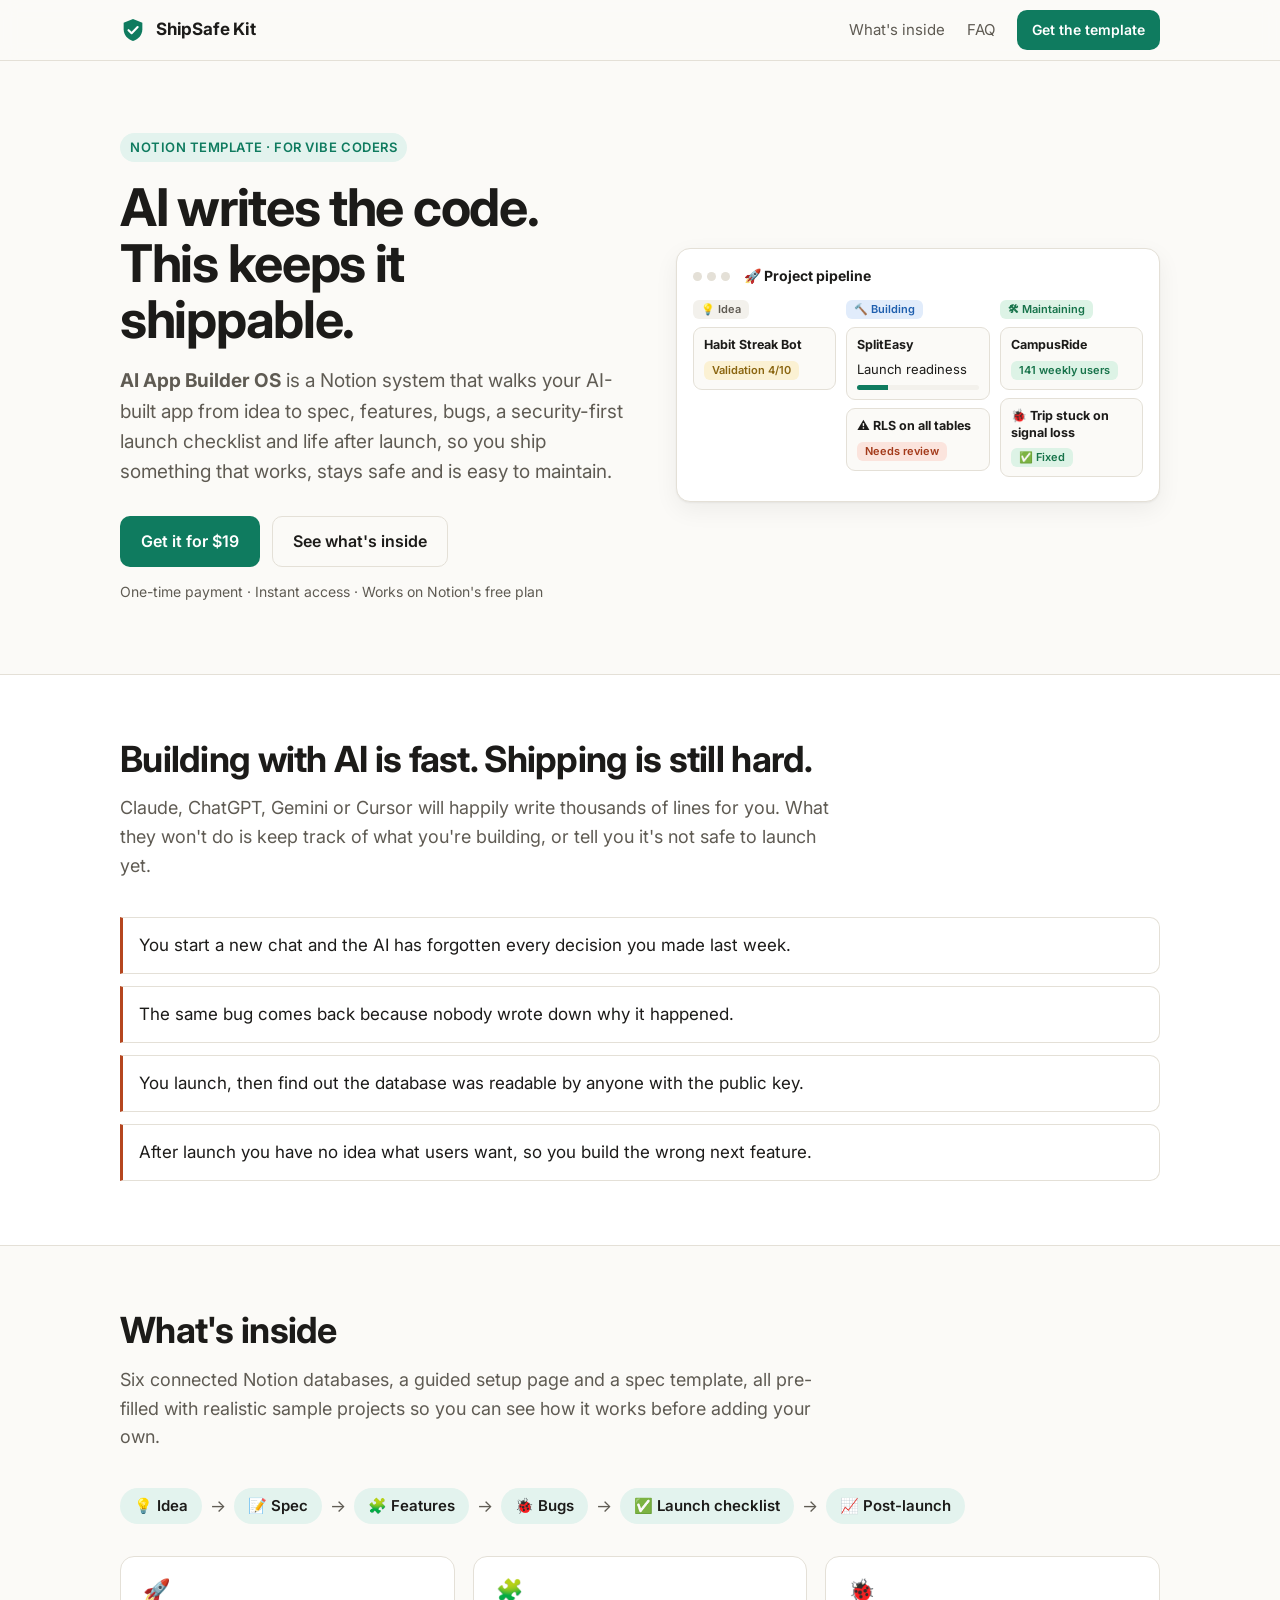
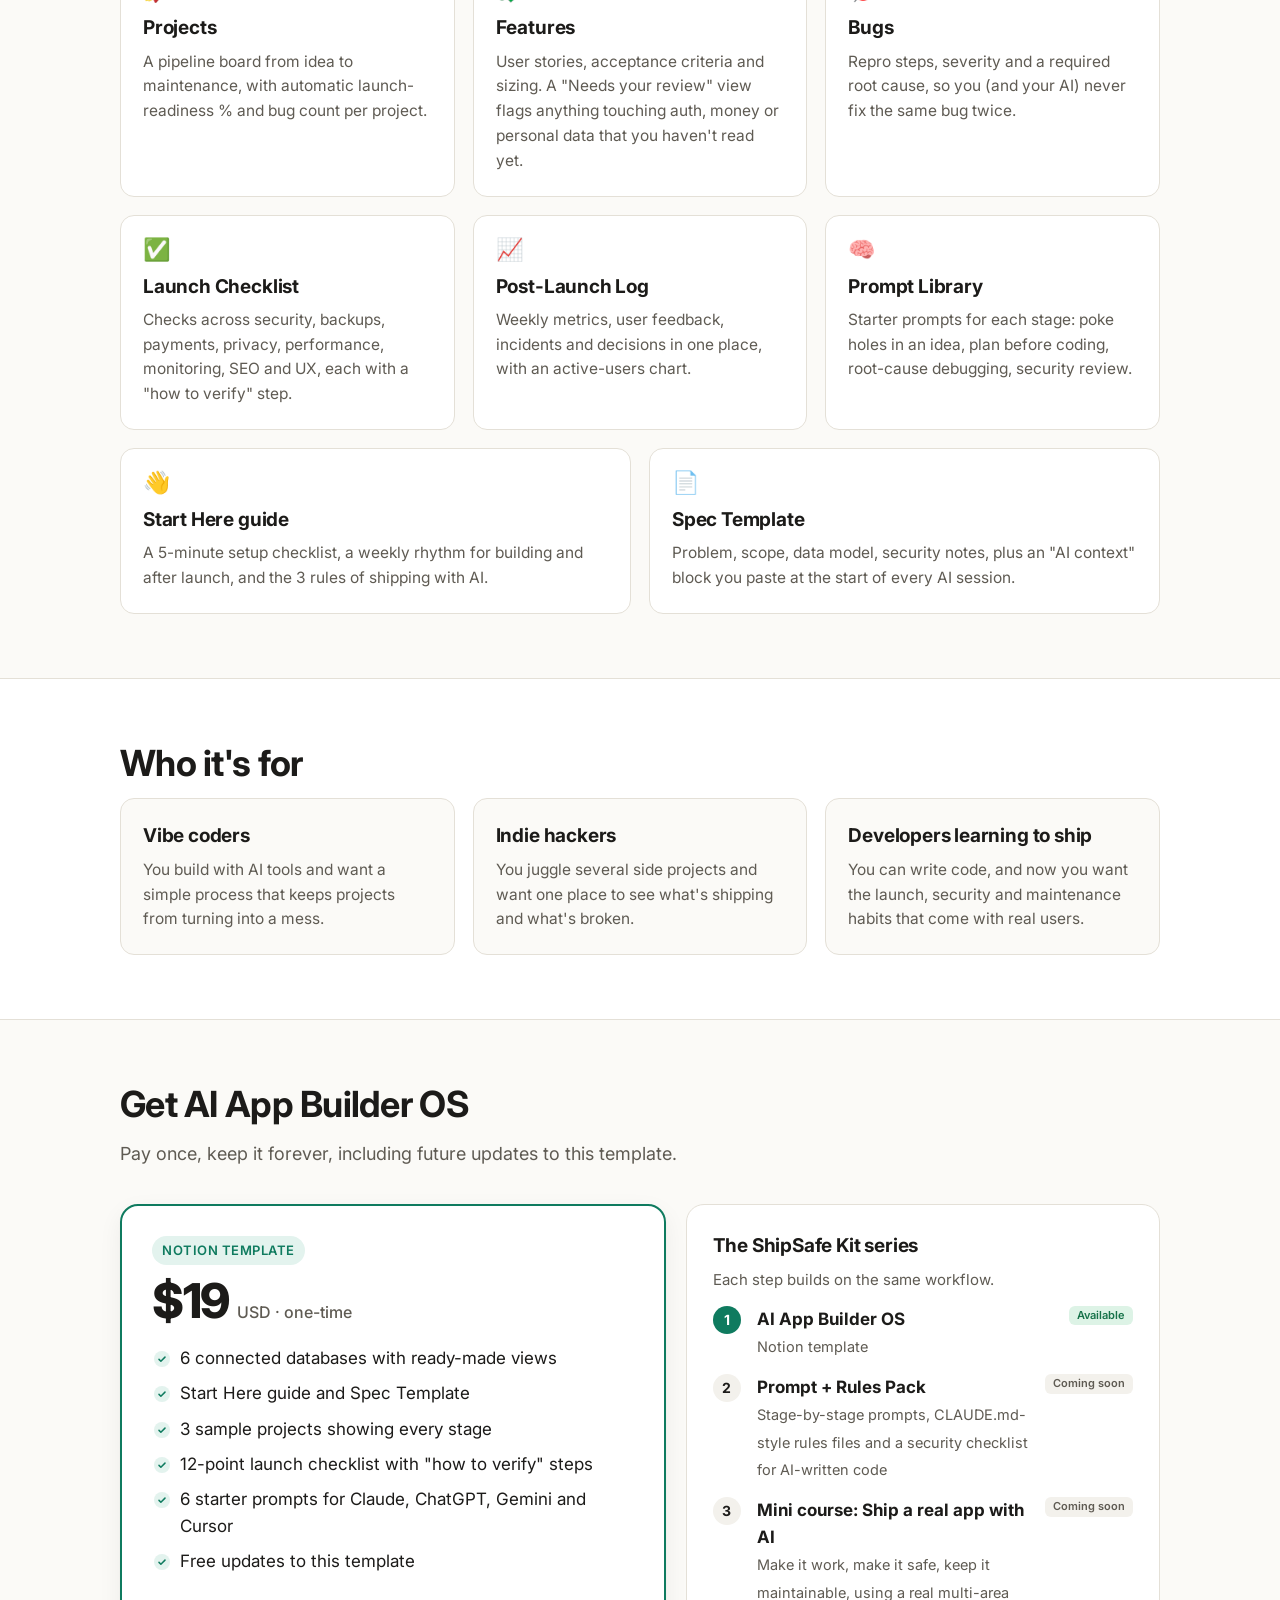
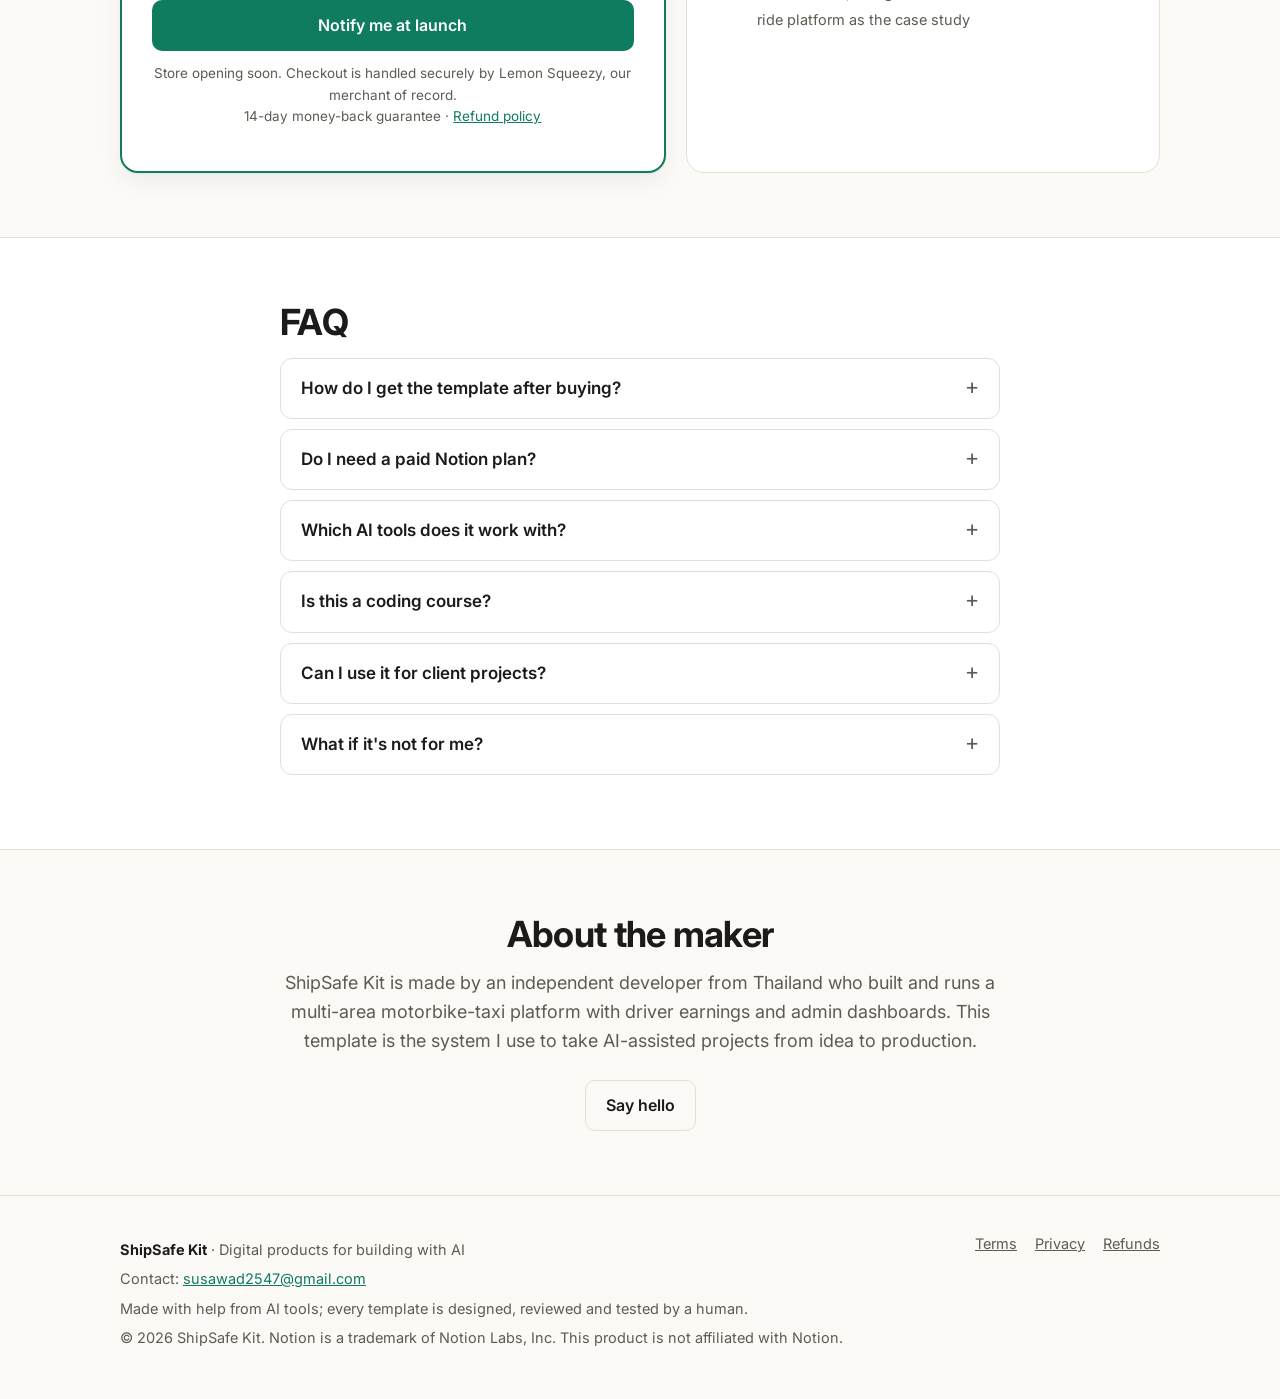
<file: index.html>
<!doctype html>
<html lang="en">
<head>
  <meta charset="utf-8">
  <meta name="viewport" content="width=device-width, initial-scale=1">
  <title>ShipSafe Kit — Ship AI-built apps that actually work</title>
  <meta name="description" content="AI App Builder OS: a Notion system that takes your AI-built app from idea to spec, features, bugs, a security-first launch checklist and post-launch tracking.">
  <meta property="og:title" content="ShipSafe Kit — Ship AI-built apps that actually work">
  <meta property="og:description" content="A Notion system for vibe coders: idea → spec → features → bugs → launch checklist → post-launch.">
  <meta property="og:type" content="website">
  <link rel="icon" href="favicon.svg" type="image/svg+xml">
  <link rel="preconnect" href="https://fonts.googleapis.com">
  <link rel="preconnect" href="https://fonts.gstatic.com" crossorigin>
  <link href="https://fonts.googleapis.com/css2?family=Inter:wght@400;500;600;700;800&family=JetBrains+Mono:wght@400;600&display=swap" rel="stylesheet">
  <link rel="stylesheet" href="styles.css">
</head>
<body>

<header class="site-header">
  <div class="wrap">
    <a class="brand" href="./">
      <svg viewBox="0 0 32 32" aria-hidden="true"><path d="M16 2.5 4.5 7v8.2c0 7 4.9 12.6 11.5 14.3 6.6-1.7 11.5-7.3 11.5-14.3V7L16 2.5Z" fill="currentColor" style="color:var(--accent)"/><path d="m10.5 16.2 3.8 3.8 7.4-7.6" fill="none" stroke="var(--accent-ink)" stroke-width="2.6" stroke-linecap="round" stroke-linejoin="round"/></svg>
      ShipSafe Kit
    </a>
    <nav class="nav">
      <a class="hide-sm" href="#inside">What's inside</a>
      <a class="hide-sm" href="#faq">FAQ</a>
      <a class="btn btn-primary btn-sm" href="#pricing">Get the template</a>
    </nav>
  </div>
</header>

<main>
  <section class="hero">
    <div class="wrap hero-grid">
      <div>
        <span class="eyebrow">Notion template · for vibe coders</span>
        <h1>AI writes the code.<br>This keeps it shippable.</h1>
        <p class="lead"><strong>AI App Builder OS</strong> is a Notion system that walks your AI-built app from idea to spec, features, bugs, a security-first launch checklist and life after launch, so you ship something that works, stays safe and is easy to maintain.</p>
        <div class="hero-cta">
          <a class="btn btn-primary" href="#pricing">Get it for $19</a>
          <a class="btn btn-ghost" href="#inside">See what's inside</a>
        </div>
        <p class="hero-note">One-time payment · Instant access · Works on Notion's free plan</p>
      </div>

      <div class="board" role="img" aria-label="Preview of the Project pipeline board in AI App Builder OS">
        <div class="board-top"><span class="dots"><i></i><i></i><i></i></span><b>🚀 Project pipeline</b></div>
        <div class="cols">
          <div>
            <div class="col-h"><span class="pill p-gray">💡 Idea</span></div>
            <div class="card"><b>Habit Streak Bot</b><span class="pill p-yellow">Validation 4/10</span></div>
          </div>
          <div>
            <div class="col-h"><span class="pill p-blue">🔨 Building</span></div>
            <div class="card"><b>SplitEasy</b>Launch readiness<div class="meter"><span style="width:25%"></span></div></div>
            <div class="card"><b>⚠️ RLS on all tables</b><span class="pill p-red">Needs review</span></div>
          </div>
          <div>
            <div class="col-h"><span class="pill p-green">🛠 Maintaining</span></div>
            <div class="card"><b>CampusRide</b><span class="pill p-green">141 weekly users</span></div>
            <div class="card"><b>🐞 Trip stuck on signal loss</b><span class="pill p-green">✅ Fixed</span></div>
          </div>
        </div>
      </div>
    </div>
  </section>

  <section class="section-alt">
    <div class="wrap">
      <h2>Building with AI is fast. Shipping is still hard.</h2>
      <p class="section-intro">Claude, ChatGPT, Gemini or Cursor will happily write thousands of lines for you. What they won't do is keep track of what you're building, or tell you it's not safe to launch yet.</p>
      <ul class="problem-list">
        <li>You start a new chat and the AI has forgotten every decision you made last week.</li>
        <li>The same bug comes back because nobody wrote down why it happened.</li>
        <li>You launch, then find out the database was readable by anyone with the public key.</li>
        <li>After launch you have no idea what users want, so you build the wrong next feature.</li>
      </ul>
    </div>
  </section>

  <section id="inside">
    <div class="wrap">
      <h2>What's inside</h2>
      <p class="section-intro">Six connected Notion databases, a guided setup page and a spec template, all pre-filled with realistic sample projects so you can see how it works before adding your own.</p>
      <div class="flow" aria-label="Workflow">
        <span>💡 Idea</span><em>→</em><span>📝 Spec</span><em>→</em><span>🧩 Features</span><em>→</em><span>🐞 Bugs</span><em>→</em><span>✅ Launch checklist</span><em>→</em><span>📈 Post-launch</span>
      </div>
      <div class="grid-3">
        <div class="tile"><span class="icon">🚀</span><h3>Projects</h3><p>A pipeline board from idea to maintenance, with automatic launch-readiness % and bug count per project.</p></div>
        <div class="tile"><span class="icon">🧩</span><h3>Features</h3><p>User stories, acceptance criteria and sizing. A "Needs your review" view flags anything touching auth, money or personal data that you haven't read yet.</p></div>
        <div class="tile"><span class="icon">🐞</span><h3>Bugs</h3><p>Repro steps, severity and a required root cause, so you (and your AI) never fix the same bug twice.</p></div>
        <div class="tile"><span class="icon">✅</span><h3>Launch Checklist</h3><p>Checks across security, backups, payments, privacy, performance, monitoring, SEO and UX, each with a "how to verify" step.</p></div>
        <div class="tile"><span class="icon">📈</span><h3>Post-Launch Log</h3><p>Weekly metrics, user feedback, incidents and decisions in one place, with an active-users chart.</p></div>
        <div class="tile"><span class="icon">🧠</span><h3>Prompt Library</h3><p>Starter prompts for each stage: poke holes in an idea, plan before coding, root-cause debugging, security review.</p></div>
      </div>
      <div class="grid-2" style="margin-top:18px">
        <div class="tile"><span class="icon">👋</span><h3>Start Here guide</h3><p>A 5-minute setup checklist, a weekly rhythm for building and after launch, and the 3 rules of shipping with AI.</p></div>
        <div class="tile"><span class="icon">📄</span><h3>Spec Template</h3><p>Problem, scope, data model, security notes, plus an "AI context" block you paste at the start of every AI session.</p></div>
      </div>
    </div>
  </section>

  <section class="section-alt">
    <div class="wrap">
      <h2>Who it's for</h2>
      <div class="grid-3">
        <div class="tile"><h3>Vibe coders</h3><p>You build with AI tools and want a simple process that keeps projects from turning into a mess.</p></div>
        <div class="tile"><h3>Indie hackers</h3><p>You juggle several side projects and want one place to see what's shipping and what's broken.</p></div>
        <div class="tile"><h3>Developers learning to ship</h3><p>You can write code, and now you want the launch, security and maintenance habits that come with real users.</p></div>
      </div>
    </div>
  </section>

  <section id="pricing">
    <div class="wrap">
      <h2>Get AI App Builder OS</h2>
      <p class="section-intro">Pay once, keep it forever, including future updates to this template.</p>
      <div class="pricing">
        <div class="price-card">
          <span class="eyebrow">Notion template</span>
          <div class="price">$19 <small>USD · one-time</small></div>
          <ul class="checklist">
            <li>6 connected databases with ready-made views</li>
            <li>Start Here guide and Spec Template</li>
            <li>3 sample projects showing every stage</li>
            <li>12-point launch checklist with "how to verify" steps</li>
            <li>6 starter prompts for Claude, ChatGPT, Gemini and Cursor</li>
            <li>Free updates to this template</li>
          </ul>
          <a id="buy-button" class="btn btn-primary" href="mailto:susawad2547@gmail.com?subject=Notify%20me%20when%20AI%20App%20Builder%20OS%20launches">Notify me at launch</a>
          <p class="fine" id="buy-note">Store opening soon. Checkout is handled securely by Lemon Squeezy, our merchant of record.<br>14-day money-back guarantee · <a href="refund.html">Refund policy</a></p>
        </div>
        <div class="roadmap">
          <h3>The ShipSafe Kit series</h3>
          <p style="margin:0;color:var(--muted);font-size:15px">Each step builds on the same workflow.</p>
          <ol>
            <li class="now"><span class="n">1</span><span class="t"><b>AI App Builder OS</b><span>Notion template</span></span><span class="pill p-green">Available</span></li>
            <li><span class="n">2</span><span class="t"><b>Prompt + Rules Pack</b><span>Stage-by-stage prompts, CLAUDE.md-style rules files and a security checklist for AI-written code</span></span><span class="pill p-gray">Coming soon</span></li>
            <li><span class="n">3</span><span class="t"><b>Mini course: Ship a real app with AI</b><span>Make it work, make it safe, keep it maintainable, using a real multi-area ride platform as the case study</span></span><span class="pill p-gray">Coming soon</span></li>
          </ol>
        </div>
      </div>
    </div>
  </section>

  <section id="faq" class="section-alt">
    <div class="wrap narrow">
      <h2>FAQ</h2>
      <details><summary>How do I get the template after buying?</summary><p>You'll get an email with a download containing your Notion link. Open it, click "Duplicate", and the whole system is copied into your own workspace.</p></details>
      <details><summary>Do I need a paid Notion plan?</summary><p>No. Everything works on Notion's free plan, including the database relations, rollups and views.</p></details>
      <details><summary>Which AI tools does it work with?</summary><p>Any of them. The template is tool-agnostic; the prompts are written for Claude, ChatGPT, Gemini and Cursor.</p></details>
      <details><summary>Is this a coding course?</summary><p>No. It's a project system for planning, tracking and safely launching apps you build with AI. A mini course is planned as a separate product.</p></details>
      <details><summary>Can I use it for client projects?</summary><p>Yes, you can use it for your own and your clients' projects. You can't resell or redistribute the template itself. See the <a href="terms.html">terms</a>.</p></details>
      <details><summary>What if it's not for me?</summary><p>Email us within 14 days of purchase for a full refund. See the <a href="refund.html">refund policy</a>.</p></details>
    </div>
  </section>

  <section>
    <div class="wrap narrow" style="text-align:center">
      <h2>About the maker</h2>
      <p class="section-intro" style="margin:0 auto 24px">ShipSafe Kit is made by an independent developer from Thailand who built and runs a multi-area motorbike-taxi platform with driver earnings and admin dashboards. This template is the system I use to take AI-assisted projects from idea to production.</p>
      <a class="btn btn-ghost" href="mailto:susawad2547@gmail.com">Say hello</a>
    </div>
  </section>
</main>

<footer class="site-footer">
  <div class="wrap footer-grid">
    <div>
      <p><strong style="color:var(--text)">ShipSafe Kit</strong> · Digital products for building with AI</p>
      <p>Contact: <a href="mailto:susawad2547@gmail.com">susawad2547@gmail.com</a></p>
      <p>Made with help from AI tools; every template is designed, reviewed and tested by a human.</p>
      <p>© <span id="year">2026</span> ShipSafe Kit. Notion is a trademark of Notion Labs, Inc. This product is not affiliated with Notion.</p>
    </div>
    <nav class="footer-links" aria-label="Legal">
      <a href="terms.html">Terms</a>
      <a href="privacy.html">Privacy</a>
      <a href="refund.html">Refunds</a>
    </nav>
  </div>
</footer>

<script>
  // Paste your Lemon Squeezy checkout URL here once the store is activated.
  const CHECKOUT_URL = "";

  if (CHECKOUT_URL) {
    const button = document.getElementById("buy-button");
    button.href = CHECKOUT_URL;
    button.textContent = "Buy now — $19";
    document.getElementById("buy-note").innerHTML =
      'Secure checkout by Lemon Squeezy, our merchant of record. Taxes calculated at checkout.<br>14-day money-back guarantee · <a href="refund.html">Refund policy</a>';
  }
  document.getElementById("year").textContent = new Date().getFullYear();
</script>
</body>
</html>
</file>
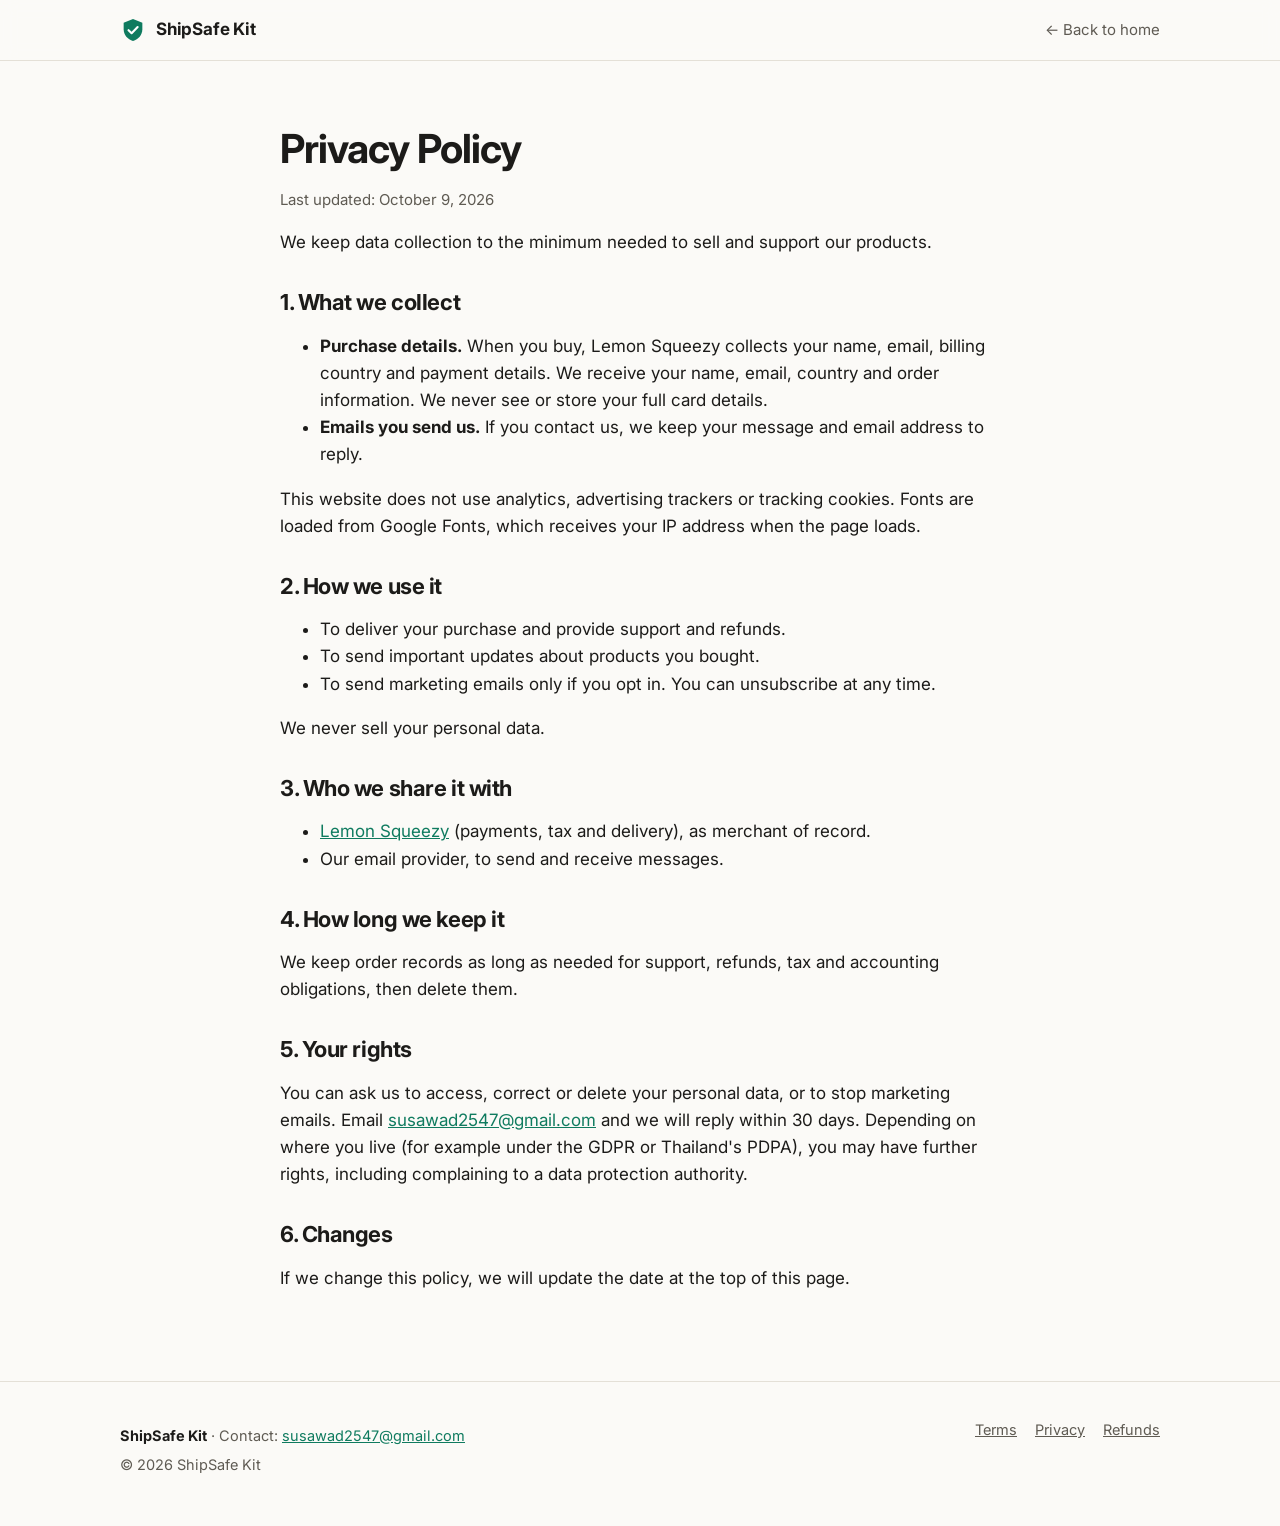
<file: privacy.html>
<!doctype html>
<html lang="en">
<head>
  <meta charset="utf-8">
  <meta name="viewport" content="width=device-width, initial-scale=1">
  <title>Privacy Policy — ShipSafe Kit</title>
  <meta name="description" content="How ShipSafe Kit handles your personal data.">
  <link rel="icon" href="favicon.svg" type="image/svg+xml">
  <link rel="preconnect" href="https://fonts.googleapis.com">
  <link rel="preconnect" href="https://fonts.gstatic.com" crossorigin>
  <link href="https://fonts.googleapis.com/css2?family=Inter:wght@400;500;600;700;800&display=swap" rel="stylesheet">
  <link rel="stylesheet" href="styles.css">
</head>
<body>
<header class="site-header">
  <div class="wrap">
    <a class="brand" href="./">
      <svg viewBox="0 0 32 32" aria-hidden="true"><path d="M16 2.5 4.5 7v8.2c0 7 4.9 12.6 11.5 14.3 6.6-1.7 11.5-7.3 11.5-14.3V7L16 2.5Z" fill="currentColor" style="color:var(--accent)"/><path d="m10.5 16.2 3.8 3.8 7.4-7.6" fill="none" stroke="var(--accent-ink)" stroke-width="2.6" stroke-linecap="round" stroke-linejoin="round"/></svg>
      ShipSafe Kit
    </a>
    <nav class="nav"><a href="./">← Back to home</a></nav>
  </div>
</header>
<main class="legal">
  <div class="wrap narrow">
    <h1>Privacy Policy</h1>
    <p class="updated">Last updated: October 9, 2026</p>

    <p>We keep data collection to the minimum needed to sell and support our products.</p>

    <h2>1. What we collect</h2>
    <ul>
      <li><strong>Purchase details.</strong> When you buy, Lemon Squeezy collects your name, email, billing country and payment details. We receive your name, email, country and order information. We never see or store your full card details.</li>
      <li><strong>Emails you send us.</strong> If you contact us, we keep your message and email address to reply.</li>
    </ul>
    <p>This website does not use analytics, advertising trackers or tracking cookies. Fonts are loaded from Google Fonts, which receives your IP address when the page loads.</p>

    <h2>2. How we use it</h2>
    <ul>
      <li>To deliver your purchase and provide support and refunds.</li>
      <li>To send important updates about products you bought.</li>
      <li>To send marketing emails only if you opt in. You can unsubscribe at any time.</li>
    </ul>
    <p>We never sell your personal data.</p>

    <h2>3. Who we share it with</h2>
    <ul>
      <li><a href="https://www.lemonsqueezy.com/privacy">Lemon Squeezy</a> (payments, tax and delivery), as merchant of record.</li>
      <li>Our email provider, to send and receive messages.</li>
    </ul>

    <h2>4. How long we keep it</h2>
    <p>We keep order records as long as needed for support, refunds, tax and accounting obligations, then delete them.</p>

    <h2>5. Your rights</h2>
    <p>You can ask us to access, correct or delete your personal data, or to stop marketing emails. Email <a href="mailto:susawad2547@gmail.com">susawad2547@gmail.com</a> and we will reply within 30 days. Depending on where you live (for example under the GDPR or Thailand's PDPA), you may have further rights, including complaining to a data protection authority.</p>

    <h2>6. Changes</h2>
    <p>If we change this policy, we will update the date at the top of this page.</p>
  </div>
</main>
<footer class="site-footer">
  <div class="wrap footer-grid">
    <div>
      <p><strong style="color:var(--text)">ShipSafe Kit</strong> · Contact: <a href="mailto:susawad2547@gmail.com">susawad2547@gmail.com</a></p>
      <p>© 2026 ShipSafe Kit</p>
    </div>
    <nav class="footer-links" aria-label="Legal">
      <a href="terms.html">Terms</a>
      <a href="privacy.html">Privacy</a>
      <a href="refund.html">Refunds</a>
    </nav>
  </div>
</footer>
</body>
</html>
</file>
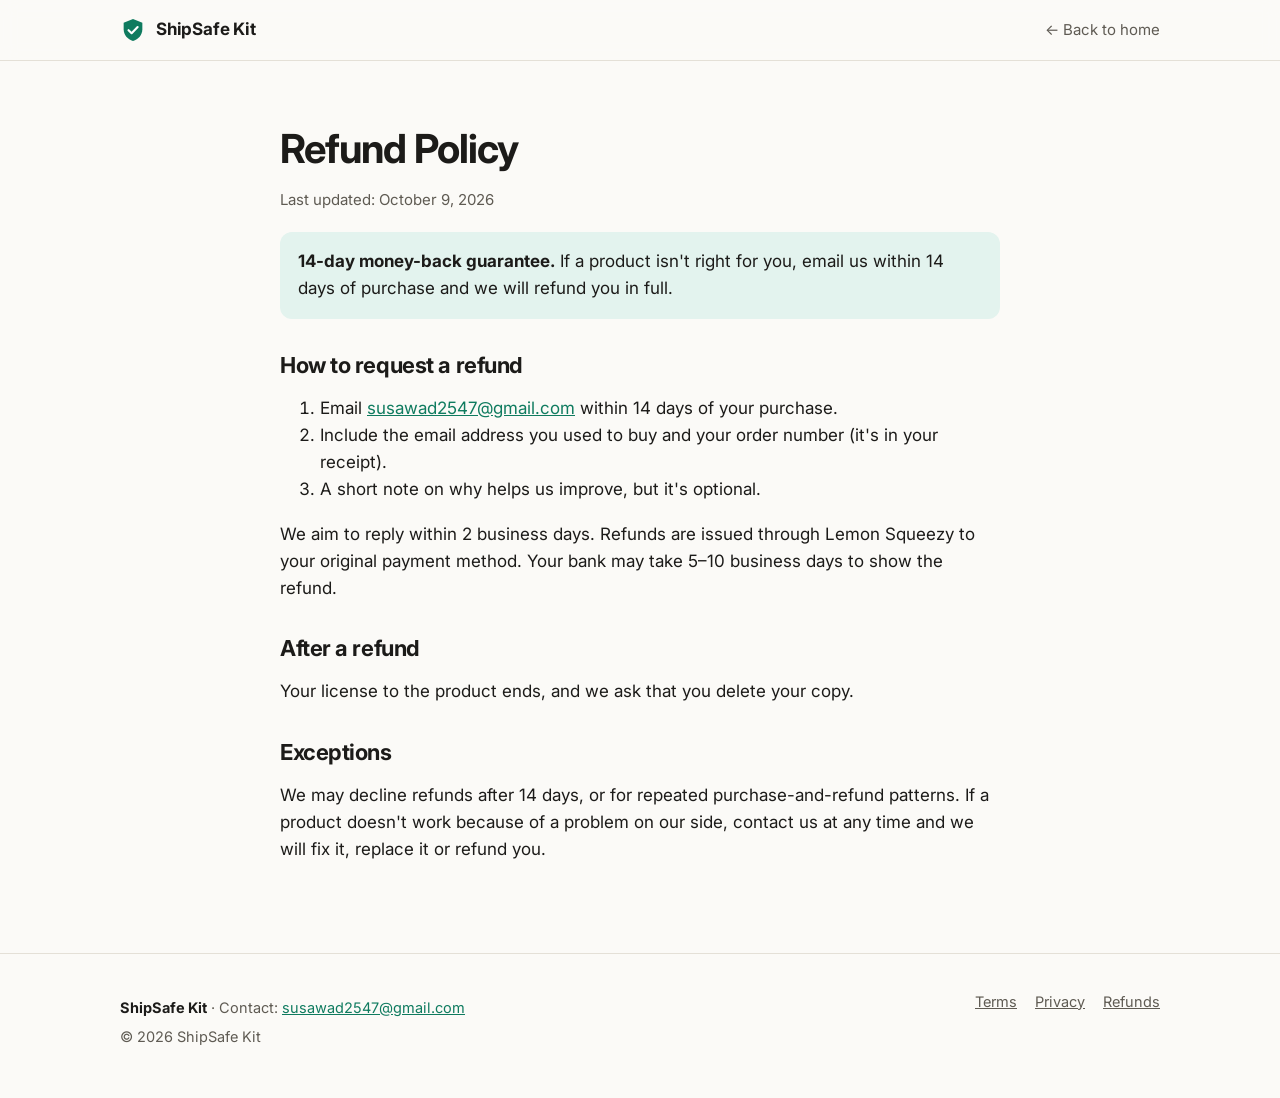
<file: refund.html>
<!doctype html>
<html lang="en">
<head>
  <meta charset="utf-8">
  <meta name="viewport" content="width=device-width, initial-scale=1">
  <title>Refund Policy — ShipSafe Kit</title>
  <meta name="description" content="ShipSafe Kit's 14-day money-back guarantee.">
  <link rel="icon" href="favicon.svg" type="image/svg+xml">
  <link rel="preconnect" href="https://fonts.googleapis.com">
  <link rel="preconnect" href="https://fonts.gstatic.com" crossorigin>
  <link href="https://fonts.googleapis.com/css2?family=Inter:wght@400;500;600;700;800&display=swap" rel="stylesheet">
  <link rel="stylesheet" href="styles.css">
</head>
<body>
<header class="site-header">
  <div class="wrap">
    <a class="brand" href="./">
      <svg viewBox="0 0 32 32" aria-hidden="true"><path d="M16 2.5 4.5 7v8.2c0 7 4.9 12.6 11.5 14.3 6.6-1.7 11.5-7.3 11.5-14.3V7L16 2.5Z" fill="currentColor" style="color:var(--accent)"/><path d="m10.5 16.2 3.8 3.8 7.4-7.6" fill="none" stroke="var(--accent-ink)" stroke-width="2.6" stroke-linecap="round" stroke-linejoin="round"/></svg>
      ShipSafe Kit
    </a>
    <nav class="nav"><a href="./">← Back to home</a></nav>
  </div>
</header>
<main class="legal">
  <div class="wrap narrow">
    <h1>Refund Policy</h1>
    <p class="updated">Last updated: October 9, 2026</p>

    <div class="callout"><strong>14-day money-back guarantee.</strong> If a product isn't right for you, email us within 14 days of purchase and we will refund you in full.</div>

    <h2>How to request a refund</h2>
    <ol>
      <li>Email <a href="mailto:susawad2547@gmail.com">susawad2547@gmail.com</a> within 14 days of your purchase.</li>
      <li>Include the email address you used to buy and your order number (it's in your receipt).</li>
      <li>A short note on why helps us improve, but it's optional.</li>
    </ol>
    <p>We aim to reply within 2 business days. Refunds are issued through Lemon Squeezy to your original payment method. Your bank may take 5–10 business days to show the refund.</p>

    <h2>After a refund</h2>
    <p>Your license to the product ends, and we ask that you delete your copy.</p>

    <h2>Exceptions</h2>
    <p>We may decline refunds after 14 days, or for repeated purchase-and-refund patterns. If a product doesn't work because of a problem on our side, contact us at any time and we will fix it, replace it or refund you.</p>
  </div>
</main>
<footer class="site-footer">
  <div class="wrap footer-grid">
    <div>
      <p><strong style="color:var(--text)">ShipSafe Kit</strong> · Contact: <a href="mailto:susawad2547@gmail.com">susawad2547@gmail.com</a></p>
      <p>© 2026 ShipSafe Kit</p>
    </div>
    <nav class="footer-links" aria-label="Legal">
      <a href="terms.html">Terms</a>
      <a href="privacy.html">Privacy</a>
      <a href="refund.html">Refunds</a>
    </nav>
  </div>
</footer>
</body>
</html>
</file>
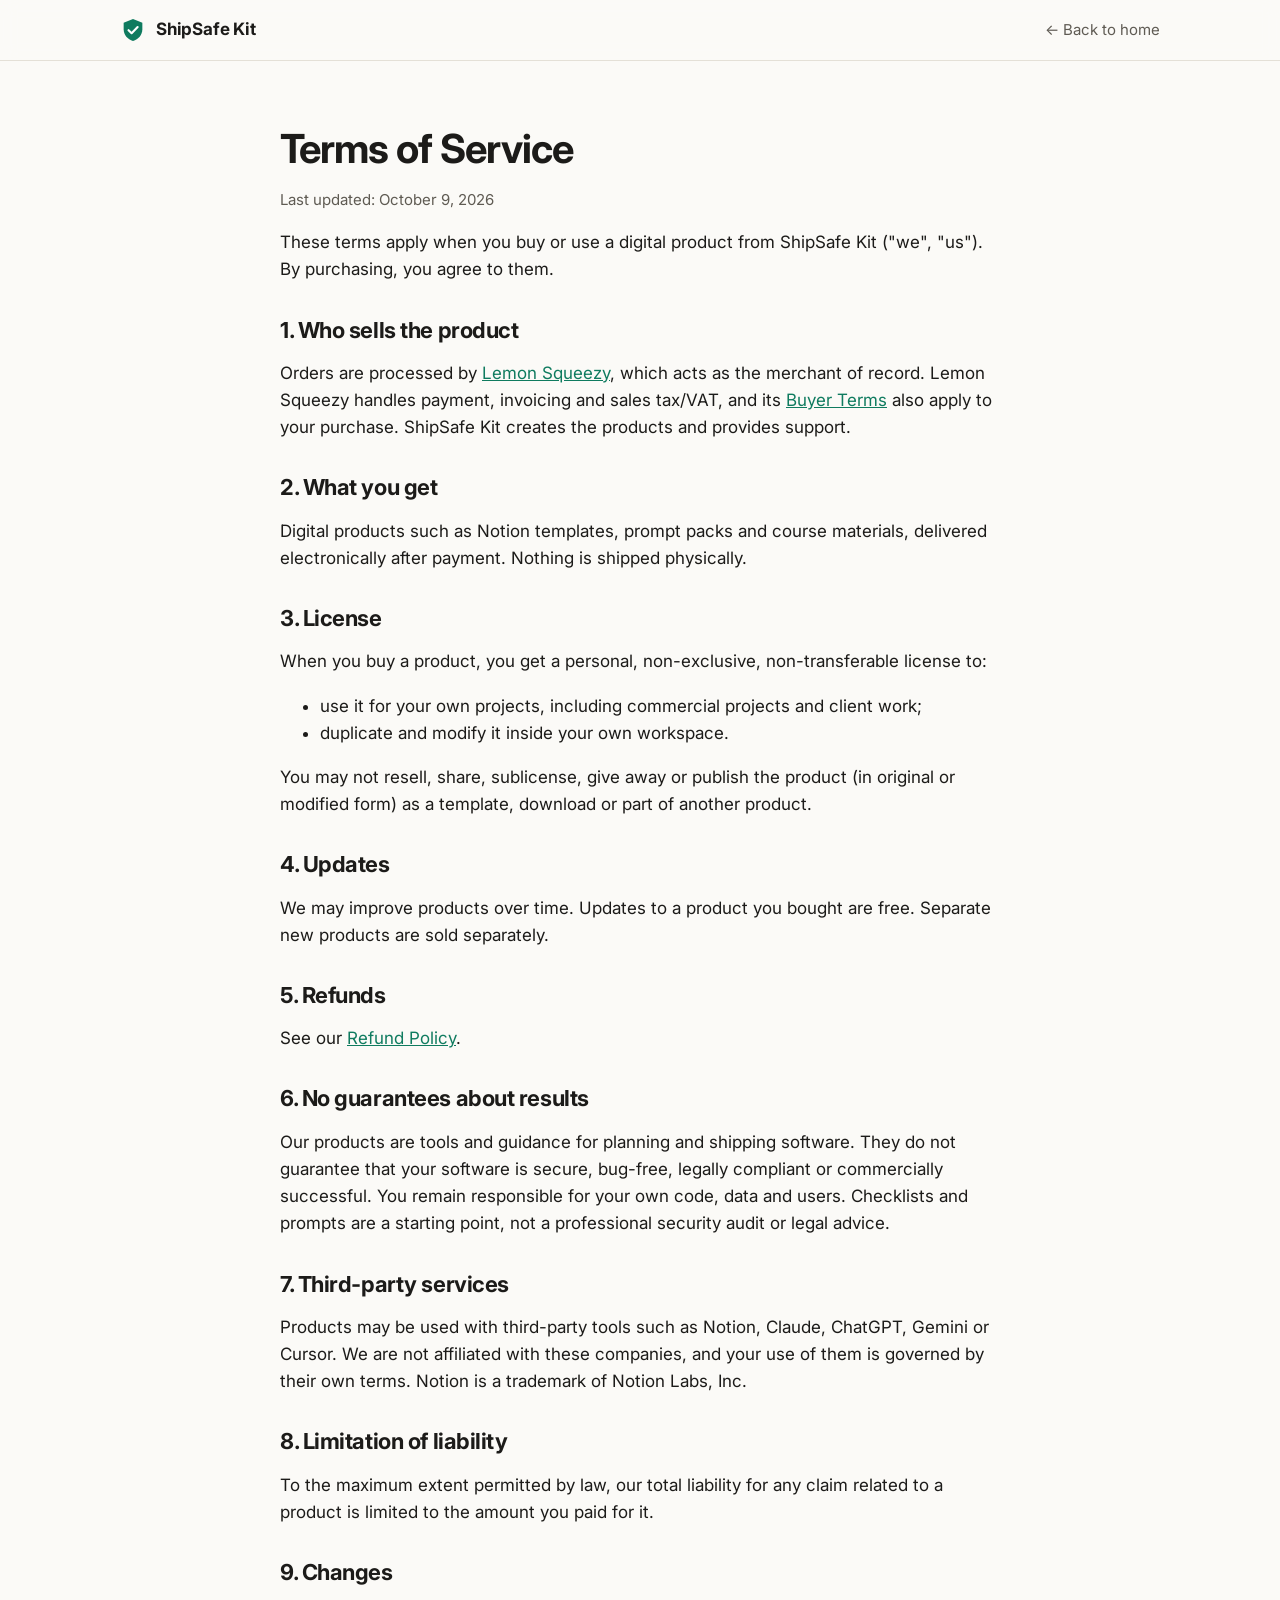
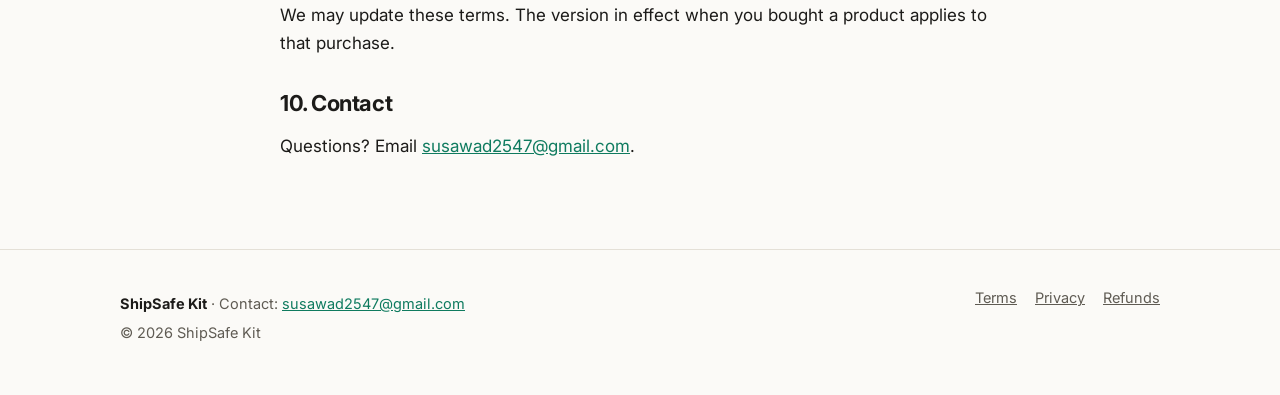
<file: terms.html>
<!doctype html>
<html lang="en">
<head>
  <meta charset="utf-8">
  <meta name="viewport" content="width=device-width, initial-scale=1">
  <title>Terms of Service — ShipSafe Kit</title>
  <meta name="description" content="Terms for buying and using ShipSafe Kit digital products.">
  <link rel="icon" href="favicon.svg" type="image/svg+xml">
  <link rel="preconnect" href="https://fonts.googleapis.com">
  <link rel="preconnect" href="https://fonts.gstatic.com" crossorigin>
  <link href="https://fonts.googleapis.com/css2?family=Inter:wght@400;500;600;700;800&display=swap" rel="stylesheet">
  <link rel="stylesheet" href="styles.css">
</head>
<body>
<header class="site-header">
  <div class="wrap">
    <a class="brand" href="./">
      <svg viewBox="0 0 32 32" aria-hidden="true"><path d="M16 2.5 4.5 7v8.2c0 7 4.9 12.6 11.5 14.3 6.6-1.7 11.5-7.3 11.5-14.3V7L16 2.5Z" fill="currentColor" style="color:var(--accent)"/><path d="m10.5 16.2 3.8 3.8 7.4-7.6" fill="none" stroke="var(--accent-ink)" stroke-width="2.6" stroke-linecap="round" stroke-linejoin="round"/></svg>
      ShipSafe Kit
    </a>
    <nav class="nav"><a href="./">← Back to home</a></nav>
  </div>
</header>
<main class="legal">
  <div class="wrap narrow">
    <h1>Terms of Service</h1>
    <p class="updated">Last updated: October 9, 2026</p>

    <p>These terms apply when you buy or use a digital product from ShipSafe Kit ("we", "us"). By purchasing, you agree to them.</p>

    <h2>1. Who sells the product</h2>
    <p>Orders are processed by <a href="https://www.lemonsqueezy.com">Lemon Squeezy</a>, which acts as the merchant of record. Lemon Squeezy handles payment, invoicing and sales tax/VAT, and its <a href="https://www.lemonsqueezy.com/buyer-terms">Buyer Terms</a> also apply to your purchase. ShipSafe Kit creates the products and provides support.</p>

    <h2>2. What you get</h2>
    <p>Digital products such as Notion templates, prompt packs and course materials, delivered electronically after payment. Nothing is shipped physically.</p>

    <h2>3. License</h2>
    <p>When you buy a product, you get a personal, non-exclusive, non-transferable license to:</p>
    <ul>
      <li>use it for your own projects, including commercial projects and client work;</li>
      <li>duplicate and modify it inside your own workspace.</li>
    </ul>
    <p>You may not resell, share, sublicense, give away or publish the product (in original or modified form) as a template, download or part of another product.</p>

    <h2>4. Updates</h2>
    <p>We may improve products over time. Updates to a product you bought are free. Separate new products are sold separately.</p>

    <h2>5. Refunds</h2>
    <p>See our <a href="refund.html">Refund Policy</a>.</p>

    <h2>6. No guarantees about results</h2>
    <p>Our products are tools and guidance for planning and shipping software. They do not guarantee that your software is secure, bug-free, legally compliant or commercially successful. You remain responsible for your own code, data and users. Checklists and prompts are a starting point, not a professional security audit or legal advice.</p>

    <h2>7. Third-party services</h2>
    <p>Products may be used with third-party tools such as Notion, Claude, ChatGPT, Gemini or Cursor. We are not affiliated with these companies, and your use of them is governed by their own terms. Notion is a trademark of Notion Labs, Inc.</p>

    <h2>8. Limitation of liability</h2>
    <p>To the maximum extent permitted by law, our total liability for any claim related to a product is limited to the amount you paid for it.</p>

    <h2>9. Changes</h2>
    <p>We may update these terms. The version in effect when you bought a product applies to that purchase.</p>

    <h2>10. Contact</h2>
    <p>Questions? Email <a href="mailto:susawad2547@gmail.com">susawad2547@gmail.com</a>.</p>
  </div>
</main>
<footer class="site-footer">
  <div class="wrap footer-grid">
    <div>
      <p><strong style="color:var(--text)">ShipSafe Kit</strong> · Contact: <a href="mailto:susawad2547@gmail.com">susawad2547@gmail.com</a></p>
      <p>© 2026 ShipSafe Kit</p>
    </div>
    <nav class="footer-links" aria-label="Legal">
      <a href="terms.html">Terms</a>
      <a href="privacy.html">Privacy</a>
      <a href="refund.html">Refunds</a>
    </nav>
  </div>
</footer>
</body>
</html>
</file>
<file: styles.css>
:root {
  --bg: #fbfaf7;
  --surface: #ffffff;
  --surface-2: #f3f1ec;
  --text: #1c1b19;
  --muted: #5f5b53;
  --border: #e4e0d7;
  --accent: #0f7b5f;
  --accent-ink: #ffffff;
  --accent-soft: #e3f3ee;
  --warn: #b5461f;
  --radius: 14px;
  --shadow: 0 1px 2px rgba(20, 18, 14, .05), 0 8px 24px rgba(20, 18, 14, .06);
  --font: "Inter", system-ui, -apple-system, "Segoe UI", sans-serif;
  --mono: "JetBrains Mono", ui-monospace, "Cascadia Code", monospace;
}

@media (prefers-color-scheme: dark) {
  :root {
    --bg: #121311;
    --surface: #1a1c19;
    --surface-2: #22251f;
    --text: #eceae4;
    --muted: #a6a398;
    --border: #2f322c;
    --accent: #3ccf9f;
    --accent-ink: #0b1a14;
    --accent-soft: #173229;
    --warn: #f08a5d;
    --shadow: 0 1px 2px rgba(0, 0, 0, .3), 0 8px 24px rgba(0, 0, 0, .25);
  }
}

* { box-sizing: border-box; }
html { scroll-behavior: smooth; }
body {
  margin: 0;
  background: var(--bg);
  color: var(--text);
  font-family: var(--font);
  font-size: 17px;
  line-height: 1.6;
  -webkit-font-smoothing: antialiased;
}
a { color: var(--accent); }
img { max-width: 100%; }
code, .mono { font-family: var(--mono); font-size: .9em; }

.wrap { max-width: 1080px; margin: 0 auto; padding: 0 20px; }
.narrow { max-width: 760px; }

/* Header */
.site-header {
  position: sticky; top: 0; z-index: 10;
  background: color-mix(in srgb, var(--bg) 88%, transparent);
  backdrop-filter: blur(8px);
  border-bottom: 1px solid var(--border);
}
.site-header .wrap { display: flex; align-items: center; justify-content: space-between; height: 60px; gap: 16px; }
.brand { display: flex; align-items: center; gap: 10px; font-weight: 700; color: var(--text); text-decoration: none; letter-spacing: -.01em; }
.brand svg { width: 26px; height: 26px; flex: none; }
.nav { display: flex; gap: 22px; align-items: center; font-size: 15px; }
.nav a { color: var(--muted); text-decoration: none; }
.nav a:hover { color: var(--text); }
.nav a.btn-primary, .nav a.btn-primary:hover { color: var(--accent-ink); }
@media (max-width: 640px) { .nav .hide-sm { display: none; } }

/* Buttons */
.btn {
  display: inline-flex; align-items: center; justify-content: center; gap: 8px;
  padding: 12px 20px; border-radius: 10px; font-weight: 600; font-size: 16px;
  text-decoration: none; border: 1px solid transparent; cursor: pointer;
  transition: transform .08s ease, background .15s ease;
}
.btn:active { transform: translateY(1px); }
.btn-primary { background: var(--accent); color: var(--accent-ink); }
.btn-primary:hover { filter: brightness(1.06); }
.btn-ghost { background: transparent; color: var(--text); border-color: var(--border); }
.btn-ghost:hover { background: var(--surface-2); }
.btn-sm { padding: 8px 14px; font-size: 14px; }

/* Hero */
.hero { padding: 72px 0 56px; }
.hero-grid { display: grid; grid-template-columns: 1.05fr 1fr; gap: 48px; align-items: center; }
@media (max-width: 900px) { .hero-grid { grid-template-columns: 1fr; gap: 36px; } .hero { padding-top: 44px; } }
.eyebrow {
  display: inline-block; font-size: 13px; font-weight: 600; letter-spacing: .04em; text-transform: uppercase;
  color: var(--accent); background: var(--accent-soft); padding: 4px 10px; border-radius: 999px;
}
h1 { font-size: clamp(34px, 5vw, 52px); line-height: 1.08; letter-spacing: -.025em; margin: 18px 0 18px; }
h2 { font-size: clamp(26px, 3.4vw, 36px); line-height: 1.15; letter-spacing: -.02em; margin: 0 0 14px; }
h3 { font-size: 19px; margin: 0 0 6px; letter-spacing: -.01em; }
.lead { font-size: 19px; color: var(--muted); margin: 0 0 28px; max-width: 34em; }
.hero-cta { display: flex; flex-wrap: wrap; gap: 12px; align-items: center; }
.hero-note { font-size: 14px; color: var(--muted); margin-top: 14px; }

/* Board mock */
.board {
  background: var(--surface); border: 1px solid var(--border); border-radius: var(--radius);
  box-shadow: var(--shadow); padding: 16px; font-size: 13px; overflow: hidden;
}
.board-top { display: flex; align-items: center; gap: 8px; margin-bottom: 12px; color: var(--muted); }
.board-top b { color: var(--text); font-size: 14px; }
.dots { display: flex; gap: 5px; margin-right: 6px; }
.dots i { width: 9px; height: 9px; border-radius: 50%; background: var(--border); display: block; }
.cols { display: grid; grid-template-columns: repeat(3, minmax(0, 1fr)); gap: 10px; }
.col-h { font-weight: 600; font-size: 12px; margin-bottom: 8px; display: flex; align-items: center; gap: 6px; }
.pill { display: inline-block; padding: 1px 8px; border-radius: 6px; font-size: 11px; font-weight: 600; }
.p-gray { background: var(--surface-2); color: var(--muted); }
.p-blue { background: #e1ecfb; color: #1f5fae; }
.p-green { background: #ddf3e6; color: #17734a; }
.p-red { background: #fbe4dd; color: #a33a1a; }
.p-yellow { background: #fbf1d3; color: #8a6510; }
@media (prefers-color-scheme: dark) {
  .p-blue { background: #1c2c44; color: #8fb8f2; }
  .p-green { background: #173325; color: #7fd6a6; }
  .p-red { background: #3a2018; color: #f3a284; }
  .p-yellow { background: #3a3016; color: #e9c86b; }
}
.card {
  background: var(--bg); border: 1px solid var(--border); border-radius: 9px;
  padding: 9px 10px; margin-bottom: 8px;
}
.card b { display: block; font-size: 12.5px; margin-bottom: 5px; line-height: 1.3; }
.meter { height: 5px; border-radius: 4px; background: var(--surface-2); margin-top: 6px; overflow: hidden; }
.meter span { display: block; height: 100%; background: var(--accent); }

/* Sections */
section { padding: 64px 0; }
.section-alt { background: var(--surface); border-top: 1px solid var(--border); border-bottom: 1px solid var(--border); }
.section-intro { color: var(--muted); font-size: 18px; max-width: 40em; margin: 0 0 36px; }

.grid-3 { display: grid; grid-template-columns: repeat(3, 1fr); gap: 18px; }
.grid-2 { display: grid; grid-template-columns: repeat(2, 1fr); gap: 18px; }
@media (max-width: 860px) { .grid-3 { grid-template-columns: 1fr 1fr; } }
@media (max-width: 600px) { .grid-3, .grid-2 { grid-template-columns: 1fr; } }

.tile {
  background: var(--surface); border: 1px solid var(--border); border-radius: var(--radius);
  padding: 22px;
}
.section-alt .tile { background: var(--bg); }
.tile p { margin: 0; color: var(--muted); font-size: 15.5px; }
.tile .icon { font-size: 22px; line-height: 1; margin-bottom: 12px; display: block; }

.problem-list { list-style: none; padding: 0; margin: 0; display: grid; gap: 12px; }
.problem-list li {
  padding: 14px 16px; border-left: 3px solid var(--warn); background: var(--surface);
  border-radius: 0 10px 10px 0; border-top: 1px solid var(--border); border-right: 1px solid var(--border); border-bottom: 1px solid var(--border);
}

/* Flow */
.flow { display: flex; flex-wrap: wrap; gap: 8px; align-items: center; margin: 0 0 32px; }
.flow span { background: var(--accent-soft); color: var(--text); border-radius: 999px; padding: 6px 14px; font-weight: 600; font-size: 15px; }
.flow em { color: var(--muted); font-style: normal; }

/* Pricing */
.pricing { display: grid; grid-template-columns: 1.15fr 1fr; gap: 20px; align-items: stretch; }
@media (max-width: 820px) { .pricing { grid-template-columns: 1fr; } }
.price-card {
  background: var(--surface); border: 2px solid var(--accent); border-radius: 18px; padding: 30px;
  box-shadow: var(--shadow);
}
.price { font-size: 48px; font-weight: 800; letter-spacing: -.03em; line-height: 1; margin: 12px 0 4px; }
.price small { font-size: 16px; font-weight: 500; color: var(--muted); letter-spacing: 0; }
.checklist { list-style: none; padding: 0; margin: 20px 0 24px; display: grid; gap: 8px; }
.checklist li { padding-left: 28px; position: relative; }
.checklist li::before {
  content: ""; position: absolute; left: 2px; top: 6px; width: 16px; height: 16px; border-radius: 50%;
  background: var(--accent-soft) url("data:image/svg+xml,%3Csvg xmlns='http://www.w3.org/2000/svg' viewBox='0 0 16 16'%3E%3Cpath d='M4 8.5l2.5 2.5L12 5.5' fill='none' stroke='%230f7b5f' stroke-width='2' stroke-linecap='round' stroke-linejoin='round'/%3E%3C/svg%3E") center/12px no-repeat;
}
.price-card .btn { width: 100%; }
.fine { font-size: 13.5px; color: var(--muted); margin-top: 12px; text-align: center; }
.roadmap { background: var(--surface); border: 1px solid var(--border); border-radius: 18px; padding: 26px; }
.roadmap ol { padding-left: 0; list-style: none; margin: 14px 0 0; display: grid; gap: 14px; }
.roadmap li { display: grid; grid-template-columns: 34px 1fr auto; gap: 10px; align-items: start; }
.roadmap .n {
  width: 28px; height: 28px; border-radius: 50%; display: grid; place-items: center;
  background: var(--surface-2); font-weight: 700; font-size: 14px;
}
@media (max-width: 600px) {
  .roadmap li { grid-template-columns: 34px 1fr; }
  .roadmap li .pill { grid-column: 2; justify-self: start; }
  .cols { grid-template-columns: 1fr 1fr; }
  .cols > div:first-child { display: none; }
}
.roadmap li.now .n { background: var(--accent); color: var(--accent-ink); }
.roadmap .t b { display: block; }
.roadmap .t span { color: var(--muted); font-size: 14.5px; }

/* FAQ */
details {
  background: var(--surface); border: 1px solid var(--border); border-radius: 12px;
  padding: 16px 20px; margin-bottom: 10px;
}
summary { cursor: pointer; font-weight: 600; list-style: none; display: flex; justify-content: space-between; gap: 12px; }
summary::-webkit-details-marker { display: none; }
summary::after { content: "+"; color: var(--muted); font-weight: 400; font-size: 22px; line-height: 1; }
details[open] summary::after { content: "–"; }
details p { margin: 10px 0 0; color: var(--muted); }

/* Footer */
.site-footer { border-top: 1px solid var(--border); padding: 36px 0 44px; font-size: 14.5px; color: var(--muted); }
.footer-grid { display: flex; flex-wrap: wrap; justify-content: space-between; gap: 20px; }
.footer-links { display: flex; flex-wrap: wrap; gap: 18px; }
.footer-links a { color: var(--muted); }
.site-footer p { margin: 6px 0; }

/* Legal pages */
.legal { padding: 48px 0 72px; }
.legal h1 { font-size: clamp(30px, 4vw, 40px); }
.legal h2 { font-size: 22px; margin-top: 34px; }
.legal p, .legal li { color: var(--text); }
.legal .updated { color: var(--muted); font-size: 15px; }
.callout {
  background: var(--accent-soft); border-radius: 12px; padding: 16px 18px; margin: 20px 0;
}

:focus-visible { outline: 3px solid var(--accent); outline-offset: 2px; border-radius: 6px; }
</file>
